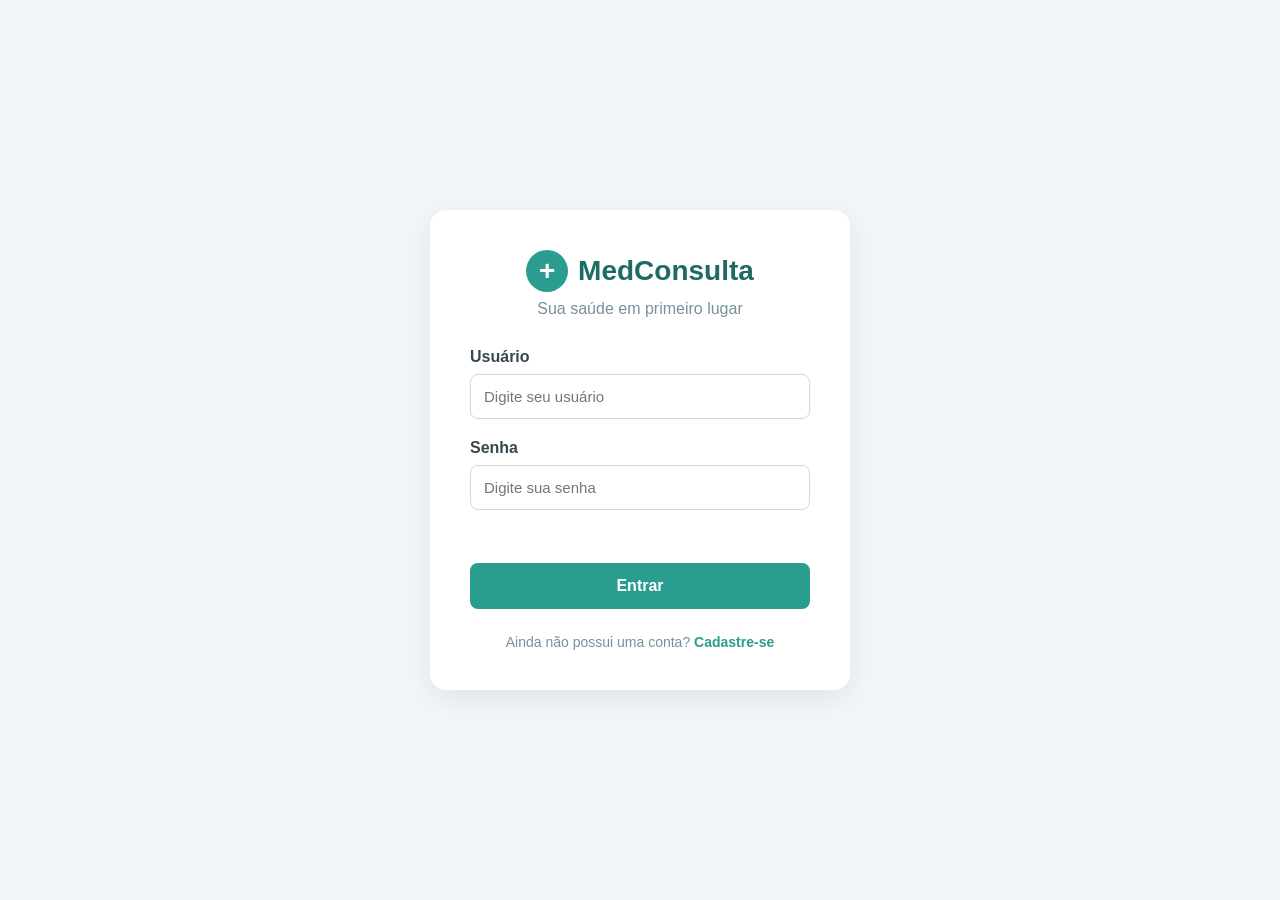
<file: index.html>
<!DOCTYPE html>
<html lang="pt-BR">
<head>
    <meta charset="UTF-8">
    <meta name="viewport" content="width=device-width, initial-scale=1.0">
    <title>MedConsulta - Login</title>
    <link rel="stylesheet" href="style.css">
</head>
<body>

    <main class="login-container">
        <section class="login-card">

            <div class="logo">
                <span>+</span>
                <h1>MedConsulta</h1>
            </div>

            <p class="subtitle">Sua saúde em primeiro lugar</p>

            <form id="loginForm">

                <div class="form-group">
                    <label for="usuario">Usuário</label>
                    <input 
                        type="text" 
                        id="usuario" 
                        placeholder="Digite seu usuário"
                    >
                </div>

                <div class="form-group">
                    <label for="senha">Senha</label>
                    <input 
                        type="password" 
                        id="senha" 
                        placeholder="Digite sua senha"
                    >
                </div>

                <p id="mensagemErro" class="mensagem-erro"></p>

                <button type="submit" class="btn-primary">
                    Entrar
                </button>

            </form>

            <p class="cadastro-link">
                Ainda não possui uma conta?
                <a href="cadastro.html">Cadastre-se</a>
            </p>

        </section>
    </main>

    <script src="script.js"></script>
</body>
</html>
</file>
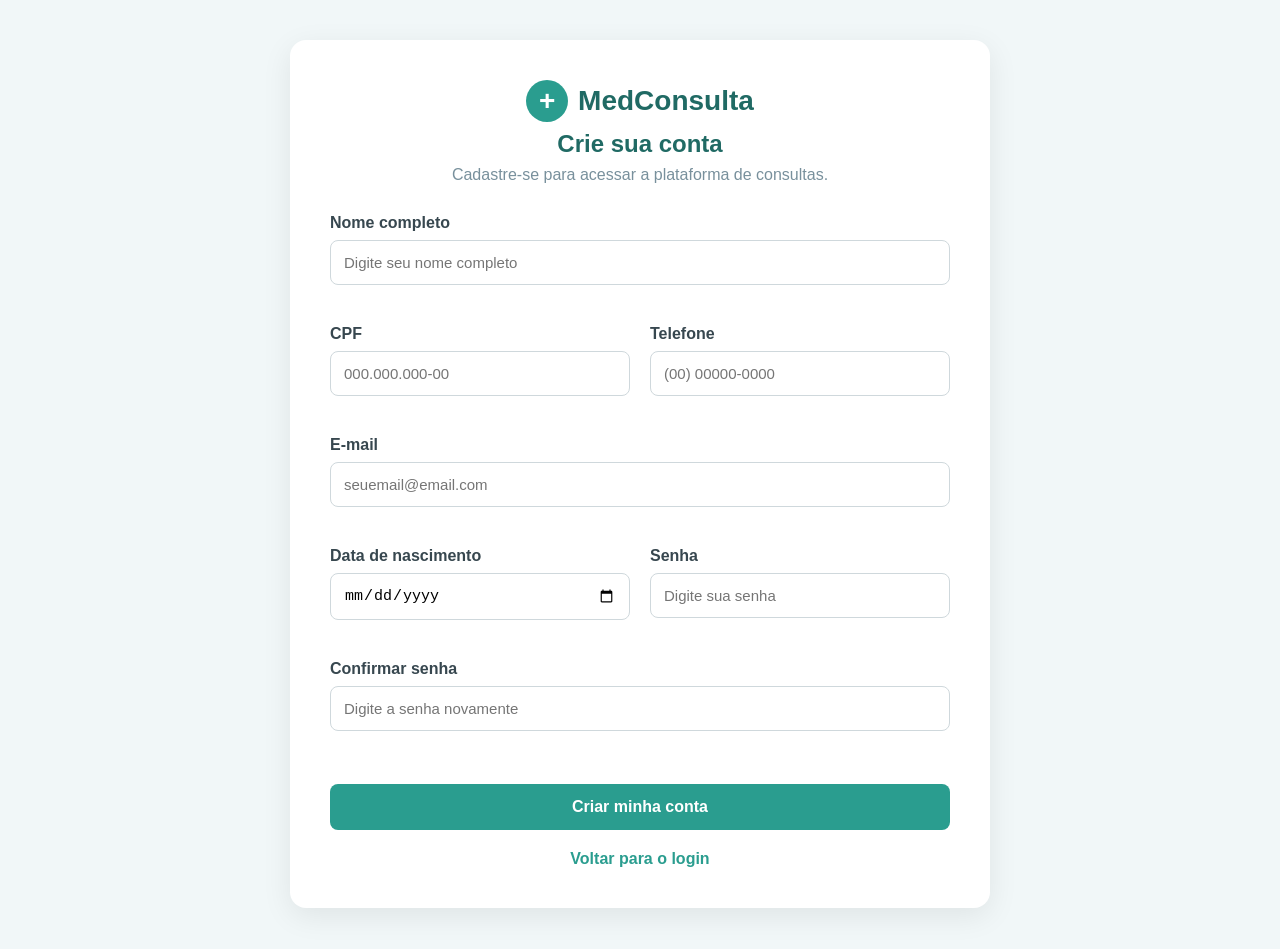
<file: cadastro.html>
<!DOCTYPE html>
<html lang="pt-BR">
<head>
    <meta charset="UTF-8">
    <meta name="viewport" content="width=device-width, initial-scale=1.0">
    <title>MedConsulta - Cadastro</title>
    <link rel="stylesheet" href="style.css">
</head>
<body>

    <main class="page-container">

        <section class="form-card">

            <div class="logo">
                <span>+</span>
                <h1>MedConsulta</h1>
            </div>

            <div class="form-header">
                <h1>Crie sua conta</h1>
                <p>Cadastre-se para acessar a plataforma de consultas.</p>
            </div>

            <form id="cadastroForm">

                <div class="form-grid">

                    <div class="form-group full">
                        <label for="nome">Nome completo</label>
                        <input 
                            type="text" 
                            id="nome" 
                            placeholder="Digite seu nome completo"
                        >
                    </div>

                    <div class="form-group">
                        <label for="cpf">CPF</label>
                        <input 
                            type="text" 
                            id="cpf" 
                            placeholder="000.000.000-00"
                        >
                    </div>

                    <div class="form-group">
                        <label for="telefone">Telefone</label>
                        <input 
                            type="tel" 
                            id="telefone" 
                            placeholder="(00) 00000-0000"
                        >
                    </div>

                    <div class="form-group full">
                        <label for="email">E-mail</label>
                        <input 
                            type="email" 
                            id="email" 
                            placeholder="seuemail@email.com"
                        >
                    </div>

                    <div class="form-group">
                        <label for="nascimento">Data de nascimento</label>
                        <input 
                            type="date" 
                            id="nascimento"
                        >
                    </div>

                    <div class="form-group">
                        <label for="senhaCadastro">Senha</label>
                        <input 
                            type="password" 
                            id="senhaCadastro" 
                            placeholder="Digite sua senha"
                        >
                    </div>

                    <div class="form-group full">
                        <label for="confirmarSenha">Confirmar senha</label>
                        <input 
                            type="password" 
                            id="confirmarSenha" 
                            placeholder="Digite a senha novamente"
                        >
                    </div>

                </div>

                <p id="mensagemCadastro" class="mensagem-erro"></p>

                <button type="submit" class="btn-primary">
                    Criar minha conta
                </button>

            </form>

            <a href="index.html" class="voltar">
                Voltar para o login
            </a>

        </section>

    </main>

    <script src="script.js"></script>
</body>
</html>
</file>
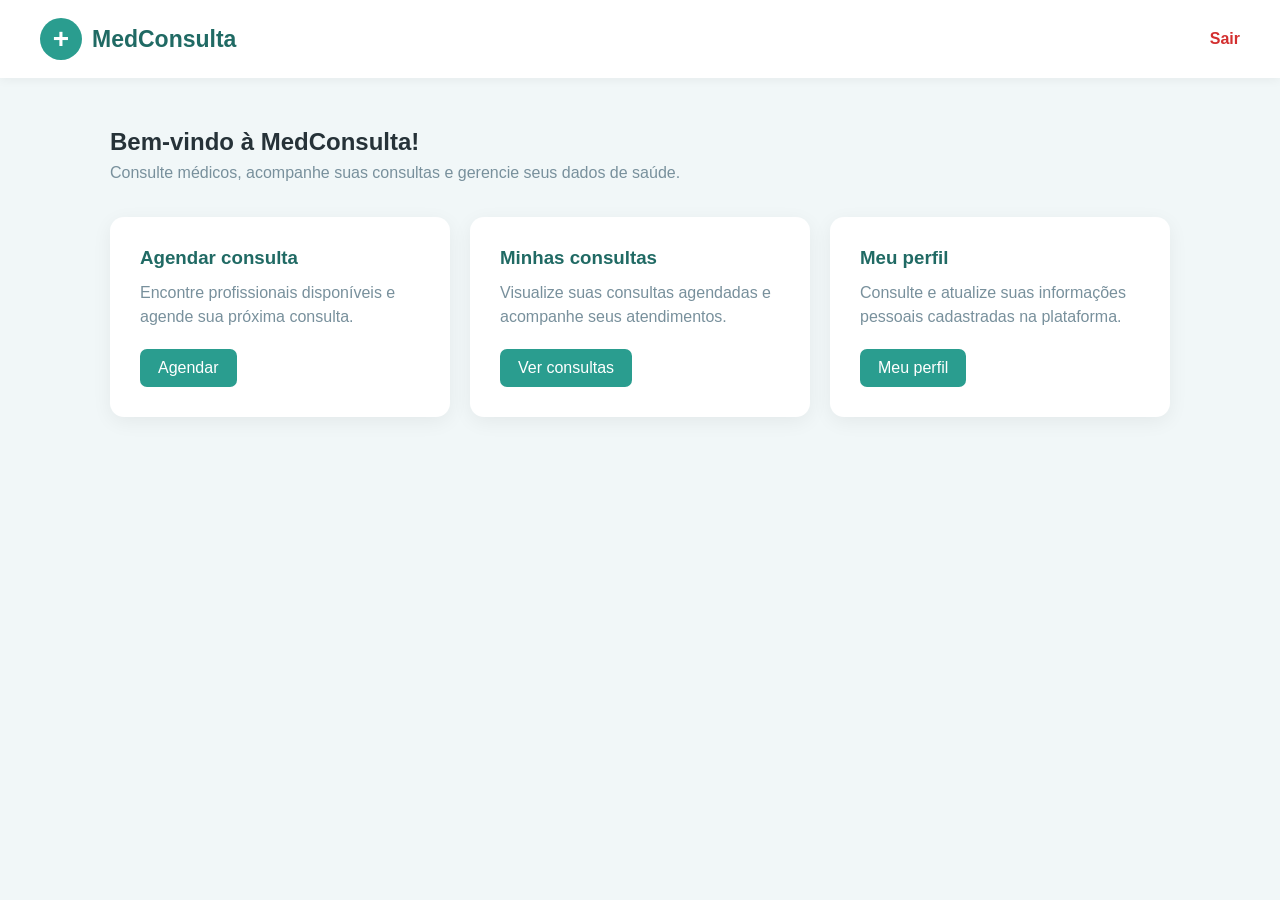
<file: dashboard.html>
<!DOCTYPE html>
<html lang="pt-BR">
<head>
    <meta charset="UTF-8">
    <meta name="viewport" content="width=device-width, initial-scale=1.0">
    <title>MedConsulta - Dashboard</title>
    <link rel="stylesheet" href="style.css">
</head>
<body>

    <main class="dashboard">

        <nav class="navbar">

            <div class="logo">
                <span>+</span>
                <h1>MedConsulta</h1>
            </div>

            <a href="index.html" class="logout">
                Sair
            </a>

        </nav>

        <section class="dashboard-content">

            <div class="welcome">
                <h2>Bem-vindo à MedConsulta!</h2>
                <p>
                    Consulte médicos, acompanhe suas consultas
                    e gerencie seus dados de saúde.
                </p>
            </div>

            <div class="dashboard-grid">

                <div class="dashboard-card">
                    <h3>Agendar consulta</h3>
                    <p>
                        Encontre profissionais disponíveis e
                        agende sua próxima consulta.
                    </p>

                    <a href="#" class="card-button">
                        Agendar
                    </a>
                </div>

                <div class="dashboard-card">
                    <h3>Minhas consultas</h3>
                    <p>
                        Visualize suas consultas agendadas e
                        acompanhe seus atendimentos.
                    </p>

                    <a href="#" class="card-button">
                        Ver consultas
                    </a>
                </div>

                <div class="dashboard-card">
                    <h3>Meu perfil</h3>
                    <p>
                        Consulte e atualize suas informações
                        pessoais cadastradas na plataforma.
                    </p>

                    <a href="#" class="card-button">
                        Meu perfil
                    </a>
                </div>

            </div>

        </section>

    </main>

</body>
</html>
</file>
<file: style.css>
* {
    margin: 0;
    padding: 0;
    box-sizing: border-box;
}

body {
    font-family: Arial, Helvetica, sans-serif;
    background: #f1f7f8;
    color: #263238;
}

.login-container {
    min-height: 100vh;
    display: flex;
    justify-content: center;
    align-items: center;
    padding: 20px;
}

.login-card {
    background: white;
    width: 100%;
    max-width: 420px;
    padding: 40px;
    border-radius: 16px;
    box-shadow: 0 8px 30px rgba(0, 0, 0, 0.08);
}

.logo {
    display: flex;
    align-items: center;
    justify-content: center;
    gap: 10px;
    margin-bottom: 8px;
}

.logo span {
    width: 42px;
    height: 42px;
    background: #2a9d8f;
    color: white;
    display: flex;
    justify-content: center;
    align-items: center;
    border-radius: 50%;
    font-size: 28px;
    font-weight: bold;
}

.logo h1 {
    color: #206a64;
    font-size: 28px;
}

.subtitle {
    text-align: center;
    color: #78909c;
    margin-bottom: 30px;
}

.form-group {
    margin-bottom: 20px;
}

.form-group label {
    display: block;
    margin-bottom: 8px;
    font-weight: bold;
    color: #37474f;
}

.form-group input {
    width: 100%;
    padding: 13px;
    border: 1px solid #cfd8dc;
    border-radius: 8px;
    font-size: 15px;
    outline: none;
    transition: 0.2s;
}

.form-group input:focus {
    border-color: #2a9d8f;
}

.btn-primary {
    width: 100%;
    padding: 14px;
    border: none;
    border-radius: 8px;
    background: #2a9d8f;
    color: white;
    font-size: 16px;
    font-weight: bold;
    cursor: pointer;
    transition: 0.2s;
}

.btn-primary:hover {
    background: #238276;
}

.mensagem-erro {
    color: #d32f2f;
    font-size: 14px;
    margin-bottom: 15px;
    min-height: 18px;
}

.cadastro-link {
    text-align: center;
    margin-top: 25px;
    color: #78909c;
    font-size: 14px;
}

.cadastro-link a {
    color: #2a9d8f;
    font-weight: bold;
    text-decoration: none;
}

.cadastro-link a:hover {
    text-decoration: underline;
}

/* Cadastro */

.page-container {
    min-height: 100vh;
    padding: 40px 20px;
}

.form-card {
    background: white;
    max-width: 700px;
    margin: auto;
    padding: 40px;
    border-radius: 16px;
    box-shadow: 0 8px 30px rgba(0, 0, 0, 0.08);
}

.form-header {
    text-align: center;
    margin-bottom: 30px;
}

.form-header h1 {
    color: #206a64;
    margin-bottom: 8px;
}

.form-header p {
    color: #78909c;
}

.form-grid {
    display: grid;
    grid-template-columns: 1fr 1fr;
    gap: 20px;
}

.form-grid .full {
    grid-column: 1 / 3;
}

.voltar {
    display: block;
    text-align: center;
    margin-top: 20px;
    color: #2a9d8f;
    text-decoration: none;
    font-weight: bold;
}

/* Dashboard */

.dashboard {
    min-height: 100vh;
    background: #f1f7f8;
}

.navbar {
    background: white;
    padding: 18px 40px;
    display: flex;
    justify-content: space-between;
    align-items: center;
    box-shadow: 0 2px 10px rgba(0, 0, 0, 0.05);
}

.navbar .logo {
    justify-content: flex-start;
    margin: 0;
}

.navbar .logo h1 {
    font-size: 23px;
}

.logout {
    color: #d32f2f;
    text-decoration: none;
    font-weight: bold;
}

.dashboard-content {
    max-width: 1100px;
    margin: auto;
    padding: 50px 20px;
}

.welcome {
    margin-bottom: 35px;
}

.welcome h2 {
    color: #263238;
    margin-bottom: 8px;
}

.welcome p {
    color: #78909c;
}

.dashboard-grid {
    display: grid;
    grid-template-columns: repeat(3, 1fr);
    gap: 20px;
}

.dashboard-card {
    background: white;
    padding: 30px;
    border-radius: 14px;
    box-shadow: 0 5px 20px rgba(0, 0, 0, 0.06);
}

.dashboard-card h3 {
    color: #206a64;
    margin-bottom: 12px;
}

.dashboard-card p {
    color: #78909c;
    line-height: 1.5;
}

.card-button {
    display: inline-block;
    margin-top: 20px;
    padding: 10px 18px;
    background: #2a9d8f;
    color: white;
    text-decoration: none;
    border-radius: 7px;
}

@media (max-width: 700px) {

    .form-grid {
        grid-template-columns: 1fr;
    }

    .form-grid .full {
        grid-column: 1;
    }

    .dashboard-grid {
        grid-template-columns: 1fr;
    }

    .navbar {
        padding: 18px 20px;
    }

    .form-card {
        padding: 25px;
    }
}
</file>
